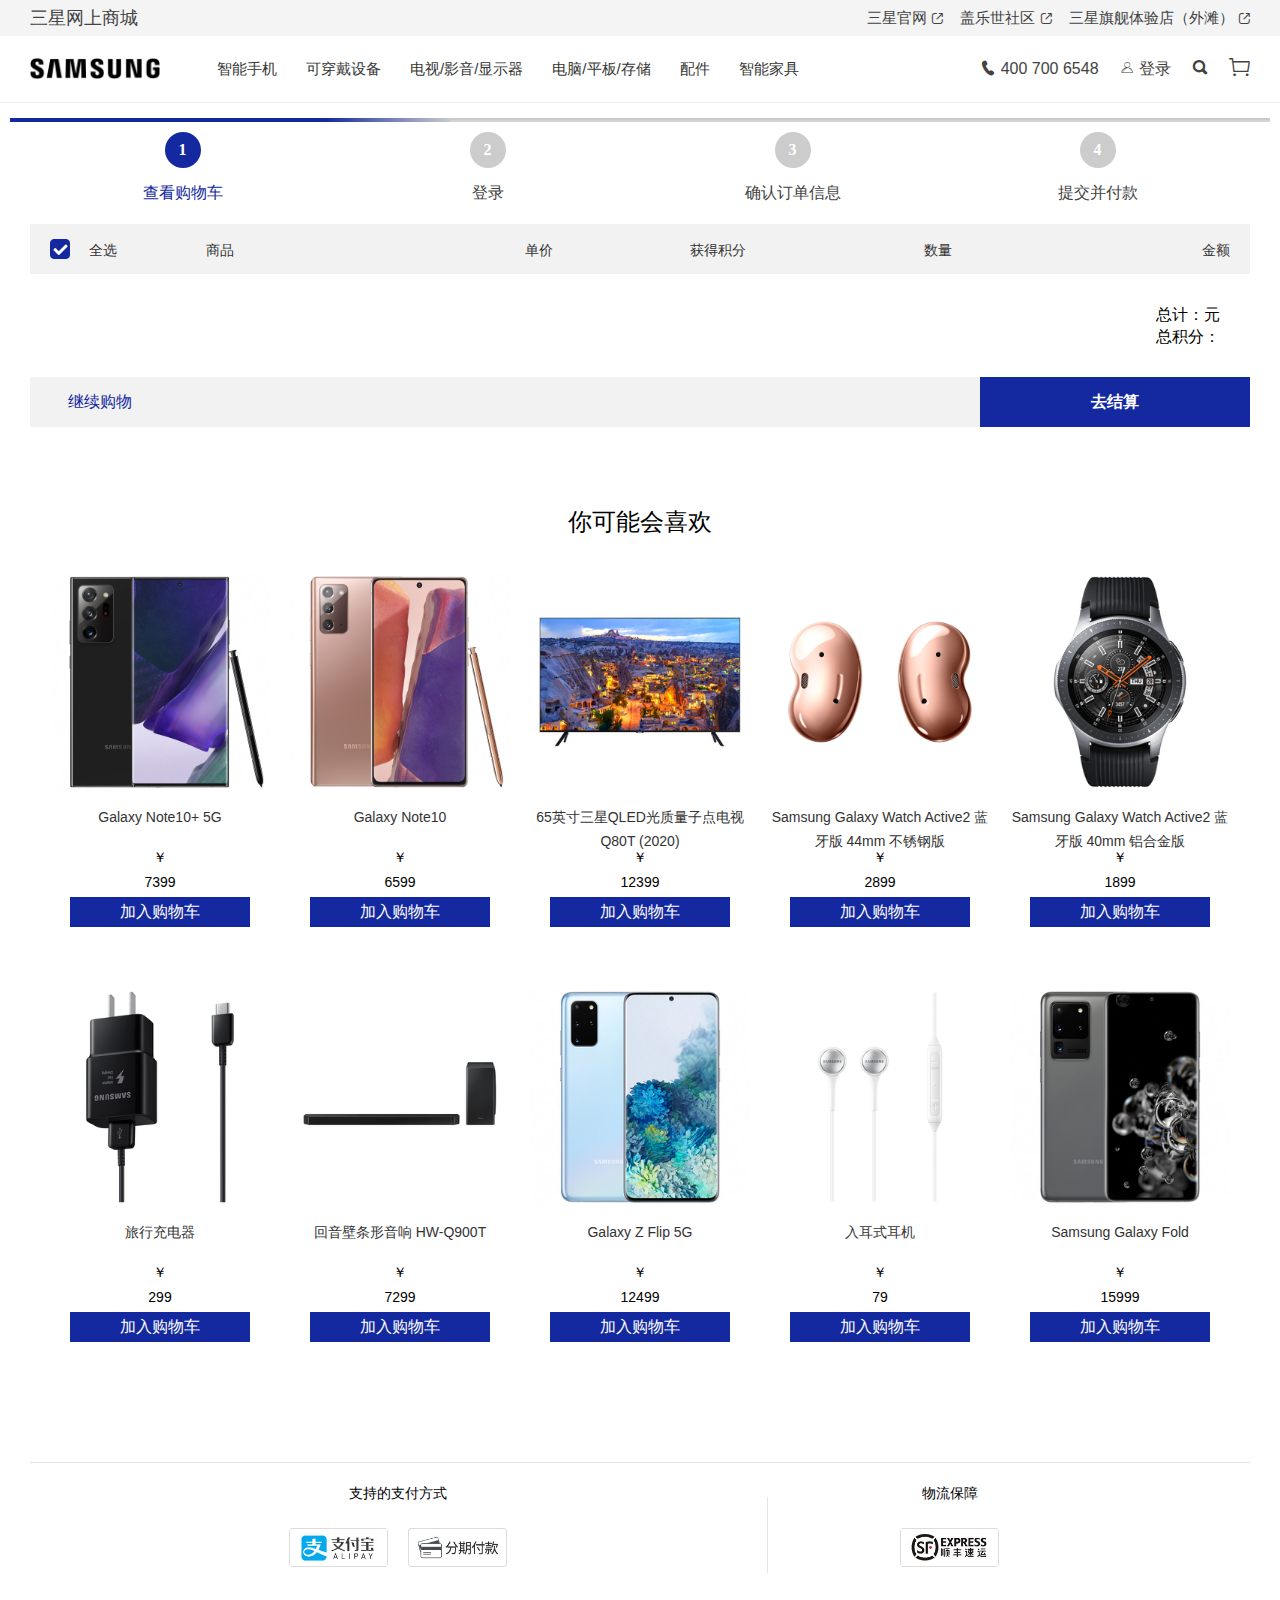
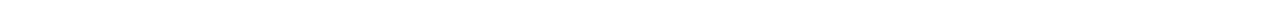
<file: cart.html>
<!DOCTYPE html>
<html lang="en">

<head>
    <meta charset="UTF-8">
    <meta name="viewport" content="width=device-width, initial-scale=1.0">
    <title>购物车结算</title>
    <link rel="stylesheet" href="css/cart.css">
    <link rel="stylesheet" href="iconfont/iconfont.css">
    <script src="js/jquery-1.10.1.min.js"></script>
    <script src="/js/jquery.cookie.js"></script>
    <script src='js/require.js' defer async='true' data-main='js/cart.js'></script>
</head>

<body>
    <!-- header -->
    <div id="header">
        <div class="header-banner">
            <div class='l'><a href="">三星网上商城</a></div>
            <div class="r">
                <section>
                    <a href="index.html">
                        <span>三星官网</span>
                        <i class="iconfont">&#xe7ac;</i>
                    </a>
                    <a href="index.html">
                        <span>盖乐世社区</span>
                        <i class="iconfont">&#xe7ac;</i>
                    </a>
                    <a href="index.html">
                        <span>三星旗舰体验店（外滩）</span>
                        <i class="iconfont">&#xe7ac;</i>
                    </a>
                </section>
            </div>
        </div>
    </div>
    <!-- logo -->
    <div id="logo">
        <div class="page-nav">
            <h1>
                <a href="index.html">
                    <img src="images/ia_300000000.png" alt="三星官网">
                </a>
            </h1>
            <ul class="nav">
                <li>
                    <a href="list.html"> <span>智能手机</span></a>
                </li>
                <li>
                    <a href="list.html">
                        <span>可穿戴设备</span>
                    </a>
                </li>
                <li>
                    <a href="list.html">
                        <span>电视/影音/显示器</span>
                    </a>
                </li>
                <li>
                    <a href="list.html">
                        <span>电脑/平板/存储</span>
                    </a>
                </li>
                <li>
                    <a href="list.html">
                        <span>配件</span>
                    </a>
                </li>
                <li>
                    <a href="list.html">
                        <span>智能家具</span>
                    </a>
                </li>
            </ul>
            <div class="sub-menu">
                <section class="left1">
                    <li>
                        <a href="">
                            <img src="images/ia_300000002.jpg" alt="">
                            <p>Samsung</p>
                            <p> Galaxy S20 5G</p>
                        </a>
                    </li>
                    <li>
                        <a href="">
                            <img src="images/ia_300000003.jpg" alt="">
                            <p>Galaxy Z Flip 5G</p>
                        </a>
                    </li>
                    <li>
                        <a href="">
                            <img src="images/ia_300000004.jpg" alt="">
                            <p>Samsung</p>
                            <p> Galaxy S20</p>
                            <p>Ultra 5G</p>
                        </a>
                    </li>
                    <li>
                        <a href="">
                            <img src="images/ia_300000005.jpg" alt="">
                            <p>Samsung</p>
                            <p> Galaxy S20+ 5G</p>
                        </a>
                    </li>
                </section>
                <section class="right1">
                    <ul>
                        <li> Galaxy Z</li>
                        <li>Galaxy S</li>
                        <li> Galaxy Note</li>
                        <li>Galaxy A</li>
                        <li>三星 W</li>
                    </ul>
                </section>
            </div>
            <div class="sub-menu">
                <section class="left1">
                    <li>
                        <a href="">
                            <img src="images/ia_300000006.jpg" alt="">
                            <p>Samsung</p>
                            <p> Galaxy S20 5G</p>
                        </a>
                    </li>
                    <li>
                        <a href="">
                            <img src="images/ia_300000007.jpg" alt="">
                            <p>Galaxy Z Flip 5G</p>
                        </a>
                    </li>
                    <li>
                        <a href="">
                            <img src="images/ia_300000008.jpg" alt="">
                            <p>Samsung</p>
                            <p> Galaxy S20</p>
                            <p>Ultra 5G</p>
                        </a>
                    </li>
                    <li>
                        <a href="">
                            <img src="images/ia_300000009.jpg" alt="">
                            <p>Samsung</p>
                            <p> Galaxy S20+ 5G</p>
                        </a>
                    </li>
                </section>
                <section class="right1">
                    <ul>
                        <li>Samsung Galaxy Buds</li>
                        <li>Samsung Galaxy Watch Active</li>
                        <li> Samsung Galaxy Watch</li>
                        <li>Galaxy A</li>
                        <li>三星 W</li>
                    </ul>
                </section>
            </div>
            <div class="sub-menu">
                <section class="left1">
                    <li>
                        <a href="">
                            <img src="images/9bb652b1-7a31-4aba-8fca-b7e9269ba49e.png" alt="">
                            <p>Samsung</p>
                            <p> Galaxy S20 5G</p>
                        </a>
                    </li>
                    <li>
                        <a href="">
                            <img src="images/894b4841-a66e-47a6-8a6c-3f9f57c5e48b.png" alt="">
                            <p>Galaxy Z Flip 5G</p>
                        </a>
                    </li>
                    <li>
                        <a href="">
                            <img src="images/ia_300000012.jpg" alt="">
                            <p>Samsung</p>
                            <p> Galaxy S20</p>
                            <p>Ultra 5G</p>
                        </a>
                    </li>
                    <li>
                        <a href="">
                            <img src="images/ia_300000010.jpg" alt="">
                            <p>Samsung</p>
                            <p> Galaxy S20+ 5G</p>
                        </a>
                    </li>
                </section>
                <section class="right1">
                    <ul>
                        <li> 8K电视</li>
                        <li> 量子点电视</li>
                        <li> Lifestyle</li>
                        <li>4k 超高清</li>
                        <li>音响</li>
                    </ul>
                </section>
            </div>
            <div class="sub-menu">
                <section class="left1">
                    <li>
                        <a href="">
                            <img src="images/ia_300000014.jpg" alt="">
                            <p>Samsung</p>
                            <p> Galaxy S20 5G</p>
                        </a>
                    </li>
                    <li>
                        <a href="">
                            <img src="images/ia_300000015.jpg" alt="">
                            <p>Galaxy Z Flip 5G</p>
                        </a>
                    </li>
                    <li>
                        <a href="">
                            <img src="images/ia_300000016.jpg" alt="">
                            <p>Samsung</p>
                            <p> Galaxy S20</p>
                            <p>Ultra 5G</p>
                        </a>
                    </li>
                    <li>
                        <a href="">
                            <img src="images/ia_300000017.jpg" alt="">
                            <p>Samsung</p>
                            <p> Galaxy S20+ 5G</p>
                        </a>
                    </li>
                </section>
                <section class="right1">
                    <ul>
                        <li> 笔记本电脑</li>
                        <li>平板电脑</li>
                        <li> 存储设备</li>
                    </ul>
                </section>
            </div>
            <div class="sub-menu">
                <section class="left1">
                    <li>
                        <a href="">
                            <img src="images/ia_300000018.jpg" alt="">
                            <p>Samsung</p>
                            <p> Galaxy S20 5G</p>
                        </a>
                    </li>
                    <li>
                        <a href="">
                            <img src="images/ia_300000019.jpg" alt="">
                            <p>Galaxy Z Flip 5G</p>
                        </a>
                    </li>
                    <li>
                        <a href="">
                            <img src="images/ia_300000020.jpg" alt="">
                            <p>Samsung</p>
                            <p> Galaxy S20</p>
                            <p>Ultra 5G</p>
                        </a>
                    </li>
                    <li>
                        <a href="">
                            <img src="images/ia_300000021.jpg" alt="">
                            <p>Samsung</p>
                            <p> Galaxy S20+ 5G</p>
                        </a>
                    </li>
                </section>
                <section class="right1">
                    <ul>
                        <li> 保护类</li>
                        <li>电源类</li>
                        <li>音频类</li>
                        <li>连接类</li>
                    </ul>
                </section>
            </div>
            <div class="sub-menu">
                <section class="left1">
                    <li>
                        <a href="">
                            <img src="images/ia_300000022.jpg" alt="">
                            <p>Samsung</p>
                            <p> Galaxy S20 5G</p>
                        </a>
                    </li>
                    <li>
                        <a href="">
                            <img src="images/ia_300000023.jpg" alt="">
                            <p>Galaxy Z Flip 5G</p>
                        </a>
                    </li>
                    <li>
                        <a href="">
                            <img src="images/ia_300000024.jpg" alt="">
                            <p>Samsung</p>
                            <p> Galaxy S20</p>
                            <p>Ultra 5G</p>
                        </a>
                    </li>
                    <li>
                        <a href="">
                            <img src="images/ia_300000025.jpg" alt="">
                            <p>Samsung</p>
                            <p> Galaxy S20+ 5G</p>
                        </a>
                    </li>
                </section>
                <section class="right1">
                    <ul>
                        <li> 健康生活类</li>
                        <li>便捷生活类</li>
                        <li> 安全智能</li>
                        <li>时尚酷玩</li>
                    </ul>
                </section>
            </div>
            <ul class="rightnav">
                <li>
                    <a href="index.html">
                        <i class="iconfont">&#xe605;</i>
                        <span>400 700 6548</span>
                    </a>
                </li>
                <li>
                    <a href="login.html">
                        <i class="iconfont">&#xe604;</i>
                        <span>登录</span>
                    </a>
                </li>
                <li>
                    <a href="#">
                        <i class="iconfont">&#xe614;</i>
                    </a>
                </li>
                <li>
                    <a href="cart.html">
                        <i class="iconfont">&#xe60a;</i>
                    </a>
                </li>
            </ul>

        </div>
    </div>
    <!-- 内容部分 -->
    <div class="container">
        <!-- 小蓝条 -->
        <div class="section sam-progress sam-progress-4 sam-progress-curval-1 enent-not-login">
            <ul class="list-unstyled float-clearfix">
                <li class="sam-progress-step-1">
                    <i>1</i>
                    <a style="cursor: default;">查看购物车</a>
                </li>
                <li class="sam-progress-step-3">
                    <i>2</i>
                    <a style="cursor: default;">登录</a>
                </li>
                <li class="sam-progress-step-3">
                    <i>3</i>
                    <a style="cursor: default;">确认订单信息</a>
                </li>
                <li class="sam-progress-step-4">
                    <i>4</i>
                    <a style="cursor: default;">提交并付款</a>
                </li>
            </ul>
            <div class="sam-progress-bar "></div>
        </div>
        <!-- 购物车静态页面，后该动态 -->
        <div class="section shopcart-content events-check-box">
            <!-- <div class="shopcart-title-box float-clearfix shopcart-padding"></div> -->
            <!-- 全选 菜单栏 -->
            <div class="shopcart-list-title">
                <i class="icon icon-checked is-active" style="display: block;"></i>
                <div class="shopcart-list-leftimg float-clearfix" style="display: block;">
                    <p class="events-check-all" name="all">全选</p>
                    <p class="shopcart-total none block-xs">
                        <span class="shopcart-total-title">总计：</span>
                        <span class="shopcart-total-price" id="miniTotal">￥0.00</span>
                    </p>
                </div>
                <div class="shopcart-list-right float-clearfix">
                    <div class="shopcart-goods">
                        商品
                    </div>
                    <div class="shopcart-unit-price">
                        单价
                    </div>
                    <div class="shopcart-jifen">
                        获得积分
                    </div>
                    <div class="shopcart-qty">
                        数量
                    </div>
                    <div class="shopcart-sum">
                        金额
                    </div>
                </div>
            </div>

            <!-- 选中商品 -->
            <div class="shopcart-list-content">

            </div>

            <!-- 总价 -->
            <div class="shopcost-sum-box float-clearfix">
                <!-- 总计￥0.00  获得积分 -->
                <div class="shopcost-sum float-right">
                    <div>
                        <span class="shopcost-sum-title">总计：<a class="addprices"></a>元</span>
                    </div>
                    <div>
                        <span class="jifen">总积分：<a class="addprice"></a></span>
                    </div>
                </div>
            </div>
            <!-- 结算 -->
            <div class="shopcart-pay float-clearfix">
                <!-- 却结算按钮 -->
                <a href="" id="toPay" class="btn">去结算</a>
                <!-- 继续购物 -->
                <a href="../../index.html" class="buy-continue">
                    <i class="icon icon-arrow"></i> 继续购物
                </a>
            </div>
        </div>

        <!-- 猜你喜欢 -->
        <div class="section new-recommend-section new-recommend-color-section">
            <p class="new-recommend-title">你可能会喜欢</p>
            <div class="row new-recommend-list">
                <!-- 商品添加 -->
                <!-- <div class="col-10-2 col-xs-12-6">
                    <div class="thumbnail">
                        <a class="shoppingCartRecommendProducts" target=_blank>
                            <img src="images/da3881bb-0546-4f38-9e1e-638516e63ecb.png" alt="">
                            <h2>Samsung Galaxy Fold</h2>
                        </a>
                        <p>￥15999.00</p>
                        <a href="javascript:void(0)" class="btn my-events-addToCart" myskuid="">加入购物车</a>
                    </div>
                </div> -->
            </div>
        </div>
        <!-- 支付方式 -->
        <div class="section row payment-section">
            <div class="col-10-7 payment-list">
                <p>支持的支付方式</p>
                <ul>
                    <li>
                        <img src="images/pay_01.jpg" alt="">
                    </li>
                    <li>
                        <img src="images/pay_05.jpg" alt="">
                    </li>
                </ul>
            </div>
            <div class="col-10-3 payment-list">
                <p>物流保障</p>
                <ul>
                    <li>
                        <img src="images/pay_06.jpg" alt="">
                    </li>
                </ul>
            </div>
        </div>
    </div>

</body>

</html>
</file>
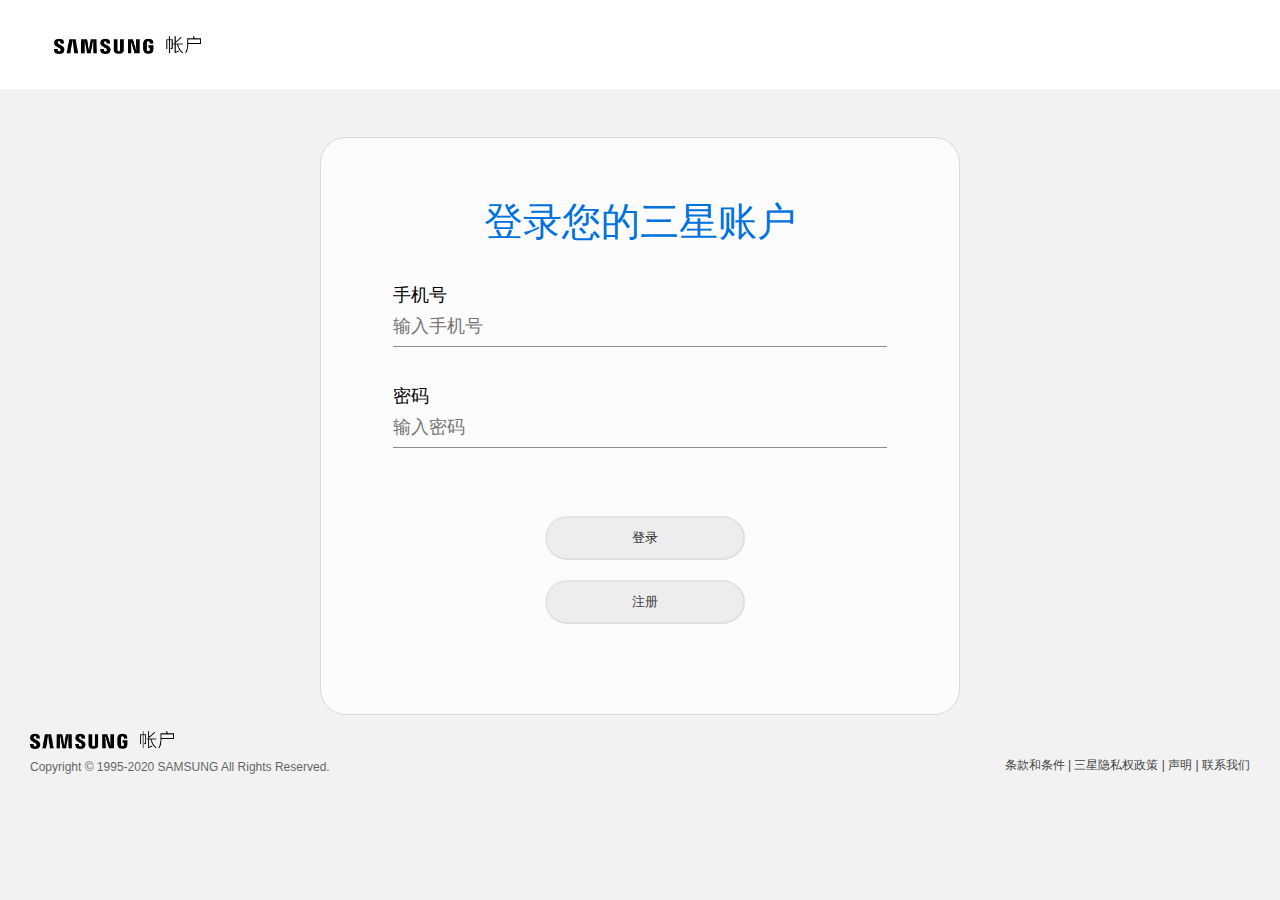
<file: login.html>
<!DOCTYPE html>
<html lang="en">

<head>
    <meta charset="UTF-8">
    <meta name="viewport" content="width=device-width, initial-scale=1.0">
    <title>登录三星</title>
    <link rel="stylesheet" href="css/login.min.css">
    <script src="js/jquery-1.10.1.min.js"></script>
</head>

<body>
    <!-- header -->
    <header id="headerbox">
        <div class="header">
            <div class="logo">
                <h1>
                    <a href="login.html">
                        <img src="images/logo.png" alt="">
                    </a>
                </h1>
            </div>
        </div>
    </header>

    <!-- container -->
    <main id="mainbox" class="clearfn">
        <div class="main-inner" class="clearfn">
            <div class="loginForm">
                <div class="title">
                    <h2>登录您的三星账户</h2>
                </div>
                <div class="container">
                    <form action="../php/login.php" method="POST" name="sanxing" class="clearfn"> 
                        <fieldset class="clearfn">
                            <div class="div_phone">
                                <span>手机号</span>
                                <input type="text" placeholder="输入手机号" class="input1  phone" name="phone">
                            </div>
                            <div class="div_password">
                                <span>密码</span>
                                <input type="password" placeholder="输入密码" class="input1  input_password" name="psd">
                            </div>
                            <input type="submit" class="denglu button"  value="登录">
                        </fieldset>
                    </form>
                    <div class="register">
                        <button class="button">
                            <a href="register.html" target="_blank">注册</a>
                        </button>
                    </div>
                </div>
            </div>
        </div>
    </main>

    <!-- footer -->
    <footer class="one-footer" role="contentinfo">
        <div class="footer-inner">
            <div class="footer-logo">
                <img src="images/logo.png" alt="">
            </div>
            <div class="footer-address">Copyright © 1995-2020 SAMSUNG All Rights Reserved.
            </div>
            <div class="footer-links" role="link">
                <a href="">条款和条件 |</a>
                <a href="">三星隐私权政策 |</a>
                <a href="">声明 |</a>
                <a href="">联系我们</a>
            </div>
        </div>
    </footer>

    <script>
        $(function () {
           $('.denglu').click(function(){
            //验证手机号(是否输入、格式)
            var val_phone=$(".phone").val();
            console.log(val_phone);
             var myreg = /^1[34578]\d{9}$/; 
             if(val_phone == ''){
                 alert("手机号码不能为空！");//如果有这个错误  进来之后  提示  提示完  结束判断 也可以理解为跳出 return false;
                  return false;
             }else if(val_phone.length !=11){
                alert("请输入有效的手机号码！");
                return false;//同理
                 //删除 一行代码 快捷键 ctrl+shift+K
             }else if(!myreg.test(val_phone)){
                alert("请输入有效的手机号码格式！"); //一样的提示
                return false;//同理
             }

            //验证密码(是否输入、格式)
            var val_psd=$(".input_password").val();
            if (val_psd == '') {
                alert("请输入密码！");
                return false; 
            }else if(!(val_psd.length >=4 && val_psd.length <= 32)){ 
                alert("请输入有效的密码长度！");
                return false;
             }
           })
        })
    </script>
</body>

</html>
</file>
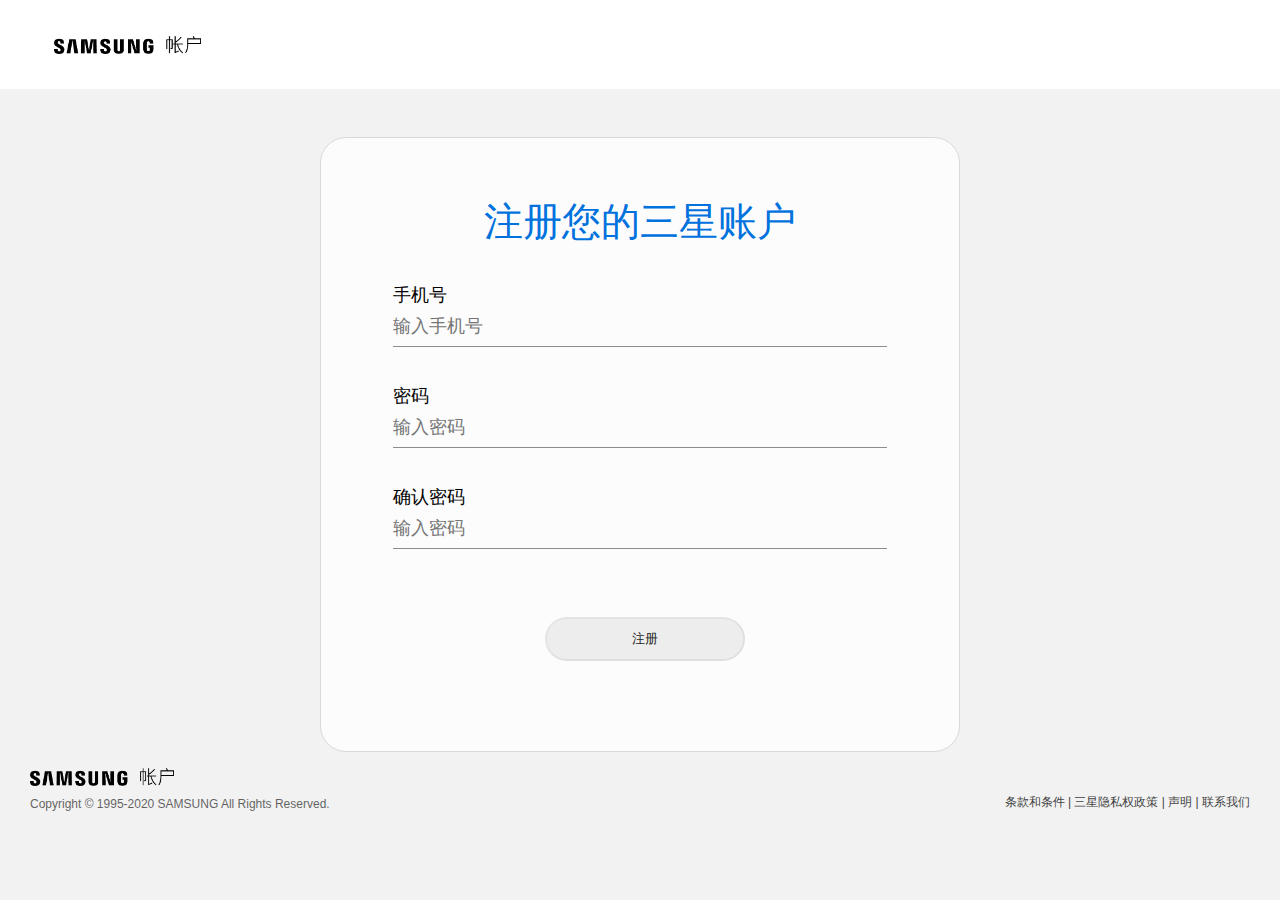
<file: register.html>
<!DOCTYPE html>
<html lang="en">

<head>
    <meta charset="UTF-8">
    <meta name="viewport" content="width=device-width, initial-scale=1.0">
    <title>注册三星账户</title>
    <link rel="stylesheet" href="css/register.min.css">
    <script src="js/jquery-1.10.1.min.js"></script>
</head>

<body>
    <!-- header -->
    <header id="headerbox">
        <div class="header">
            <div class="logo">
                <h1>
                    <a href="login.html">
                        <img src="images/logo.png" alt="">
                    </a>
                </h1>
            </div>
        </div>
    </header>

    <!-- container -->
    <main id="mainbox" class="clearfn">
        <div class="main-inner" class="clearfn">
            <div class="loginForm">
                <div class="title">
                    <h2>注册您的三星账户</h2>
                </div>
                <div class="container">
                    <form action="../php/register.php" method="POST" class="clearfn">
                        <fieldset class="clearfn">
                            <div class="div_pnone">
                                <span>手机号</span>
                                <input type="text" placeholder="输入手机号" class="input1 phone" name="phone">
                            </div>
                            <div class="div_psd">
                                <span>密码</span>
                                <input type="password" placeholder="输入密码" class="input1 psd" name="pwd">
                            </div>
                            <div class="div_re_psd">
                                <span>确认密码</span>
                                <input type="password" placeholder="输入密码" class="input1 re_psd" name="re_pwd">
                            </div>
                            <input type="submit" class="button register" value="注册">
                        </fieldset>
                    </form>
                </div>
            </div>
        </div>
    </main>

    <!-- footer -->
    <footer class="one-footer" role="contentinfo">
        <div class="footer-inner">
            <div class="footer-logo">
                <img src="images/logo.png" alt="">
            </div>
            <div class="footer-address">Copyright © 1995-2020 SAMSUNG All Rights Reserved.
            </div>
            <div class="footer-links" role="link">
                <a href="">条款和条件 |</a>
                <a href="">三星隐私权政策 |</a>
                <a href="">声明 |</a>
                <a href="">联系我们</a>
            </div>
        </div>
    </footer>

    <script>
        $(function(){
            $(".register").click(function(){

              //验证手机号(是否输入、格式)
            var val_phone=$(".phone").val();
             var myreg = /^1[34578]\d{9}$/; 
             if(val_phone == ''){
                 alert("手机号码不能为空！");
                  return false;
             }else if(val_phone.length !=11){
                alert("请输入有效的手机号码！");
                return false;//同理
                 //删除 一行代码 快捷键 ctrl+shift+K
             }else if(!myreg.test(val_phone)){
                alert("请输入有效的手机号码格式！"); 
                return false;//同理
             }

            //验证密码(是否输入、格式)
            var val_psd=$(".psd").val();
            if (val_psd == '') {
                alert("请输入密码！");
                return false; 
            }else if(!(val_psd.length >=4 && val_psd.length <= 32)){ 
                alert("请输入有效的密码长度！");
                return false;
                 //删除 一行代码 快捷键 ctrl+shift+K
             }  
            
            // 确认密码
            var var_re_psd = $(".re_psd").val();
            if(val_psd !== var_re_psd){
                alert("与您上述输入的密码不一致，请重新输入！");
                return false;
            }

            })

        })
    </script>
</body>
</html>
</file>
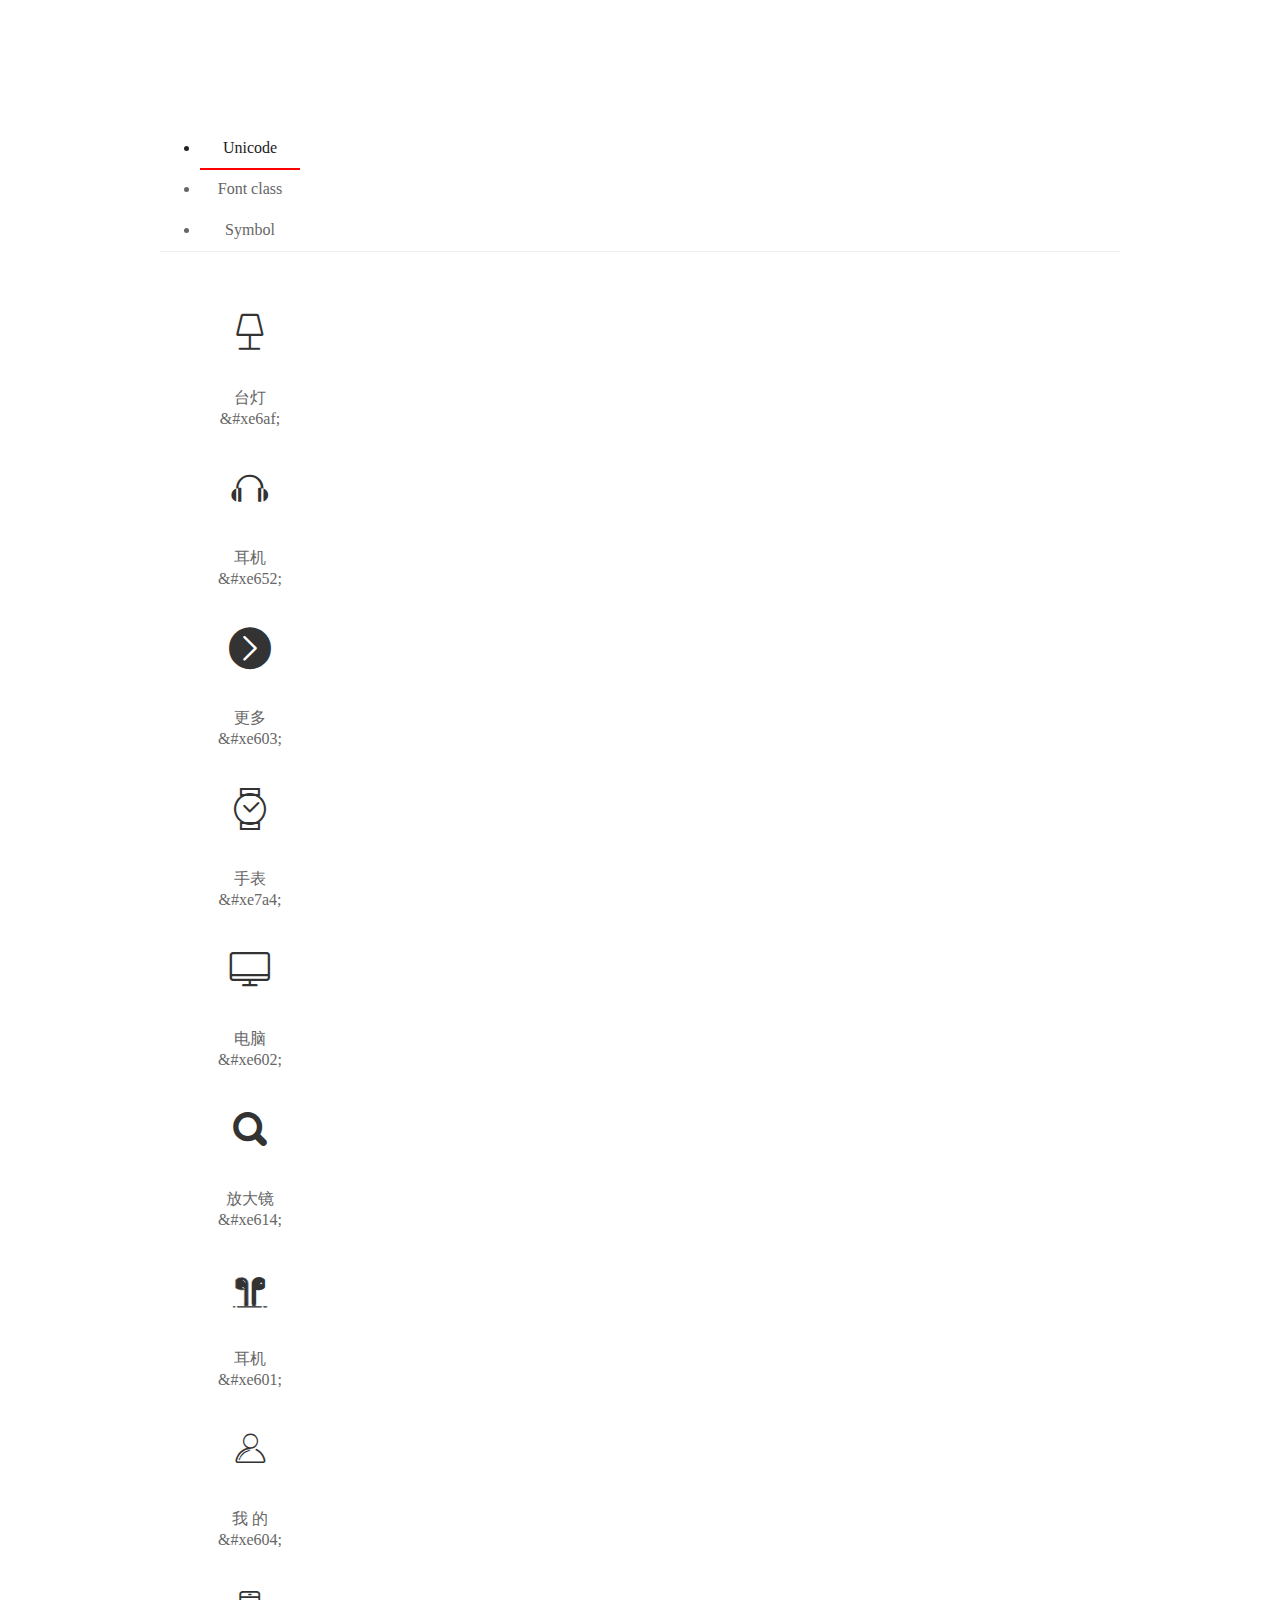
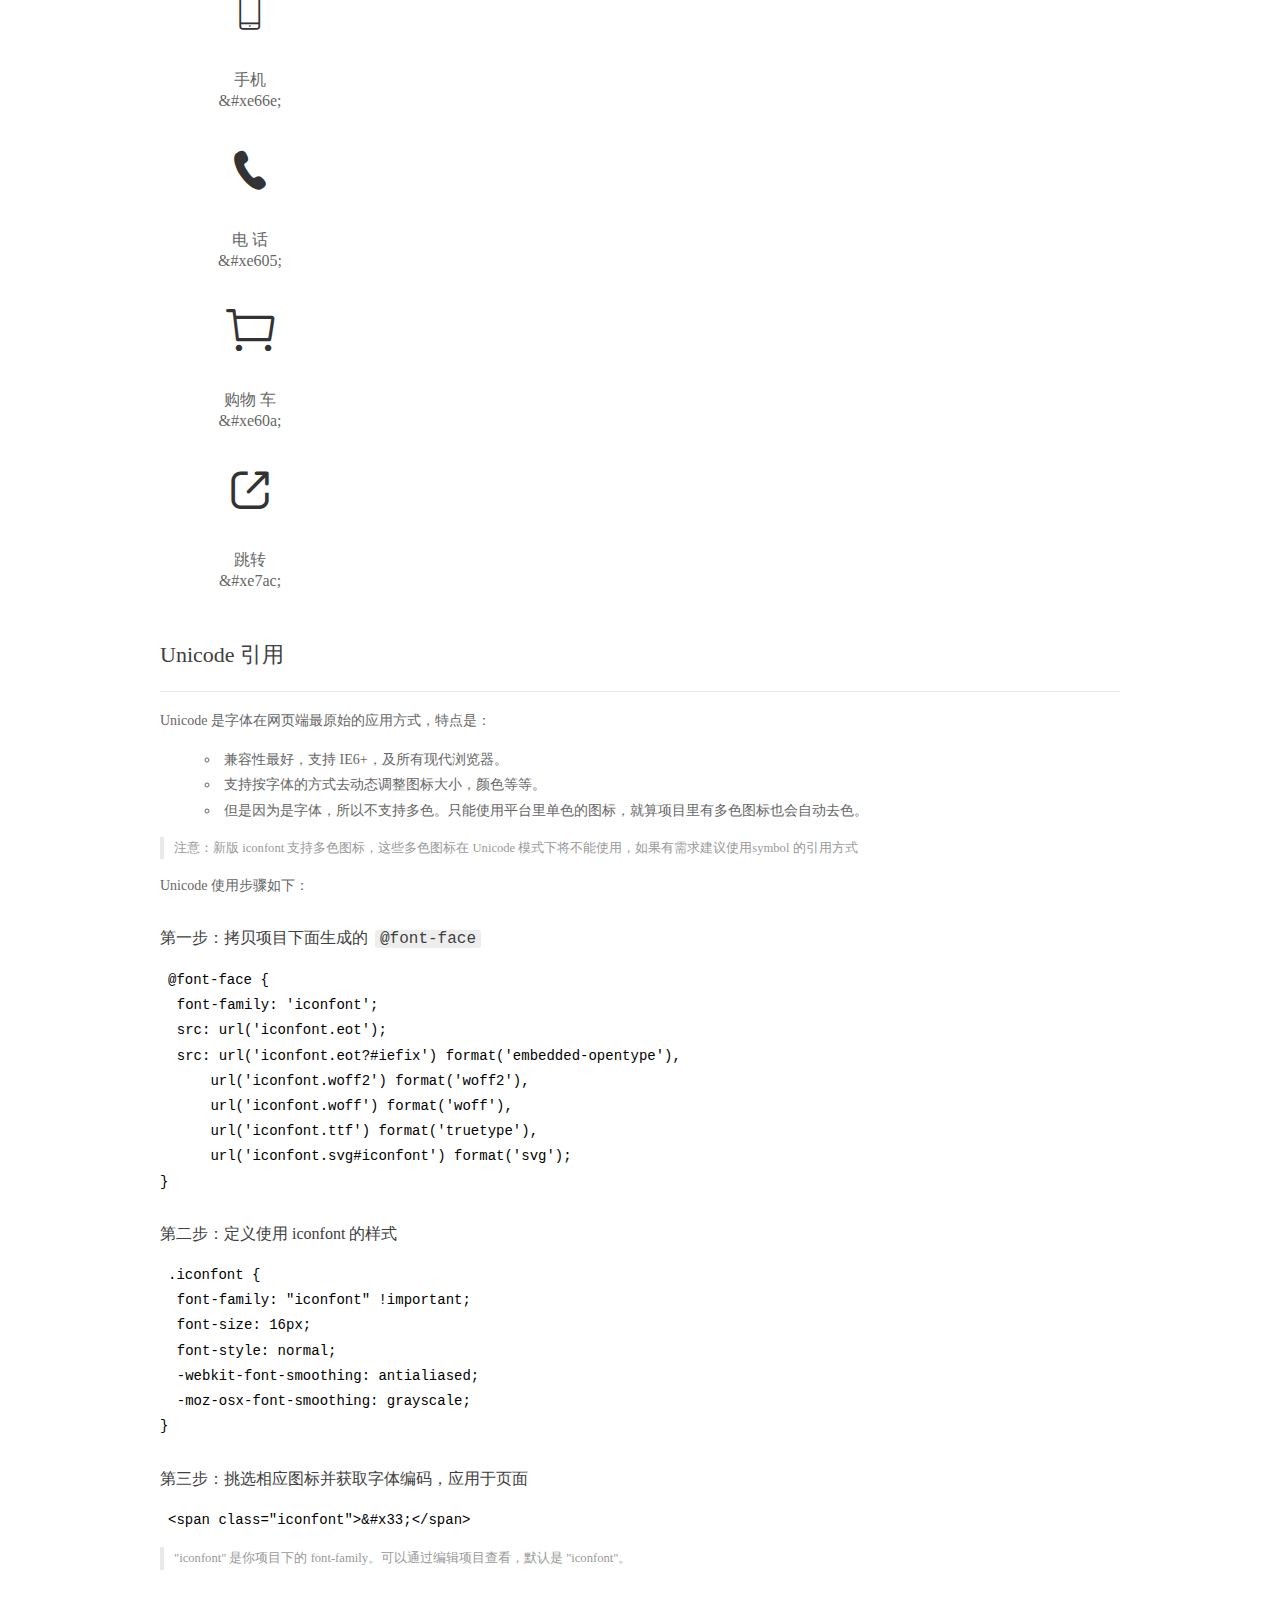
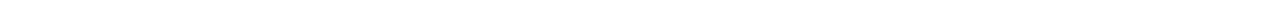
<file: iconfont/demo_index.html>
<!DOCTYPE html>
<html>
<head>
  <meta charset="utf-8"/>
  <title>IconFont Demo</title>
  <link rel="shortcut icon" href="https://img.alicdn.com/tps/i4/TB1_oz6GVXXXXaFXpXXJDFnIXXX-64-64.ico" type="image/x-icon"/>
  <link rel="stylesheet" href="https://g.alicdn.com/thx/cube/1.3.2/cube.min.css">
  <link rel="stylesheet" href="demo.css">
  <link rel="stylesheet" href="iconfont.css">
  <script src="iconfont.js"></script>
  <!-- jQuery -->
  <script src="https://a1.alicdn.com/oss/uploads/2018/12/26/7bfddb60-08e8-11e9-9b04-53e73bb6408b.js"></script>
  <!-- 代码高亮 -->
  <script src="https://a1.alicdn.com/oss/uploads/2018/12/26/a3f714d0-08e6-11e9-8a15-ebf944d7534c.js"></script>
</head>
<body>
  <div class="main">
    <h1 class="logo"><a href="https://www.iconfont.cn/" title="iconfont 首页" target="_blank">&#xe86b;</a></h1>
    <div class="nav-tabs">
      <ul id="tabs" class="dib-box">
        <li class="dib active"><span>Unicode</span></li>
        <li class="dib"><span>Font class</span></li>
        <li class="dib"><span>Symbol</span></li>
      </ul>
      
    </div>
    <div class="tab-container">
      <div class="content unicode" style="display: block;">
          <ul class="icon_lists dib-box">
          
            <li class="dib">
              <span class="icon iconfont">&#xe6af;</span>
                <div class="name">台灯</div>
                <div class="code-name">&amp;#xe6af;</div>
              </li>
          
            <li class="dib">
              <span class="icon iconfont">&#xe652;</span>
                <div class="name">耳机</div>
                <div class="code-name">&amp;#xe652;</div>
              </li>
          
            <li class="dib">
              <span class="icon iconfont">&#xe603;</span>
                <div class="name">更多</div>
                <div class="code-name">&amp;#xe603;</div>
              </li>
          
            <li class="dib">
              <span class="icon iconfont">&#xe7a4;</span>
                <div class="name">手表</div>
                <div class="code-name">&amp;#xe7a4;</div>
              </li>
          
            <li class="dib">
              <span class="icon iconfont">&#xe602;</span>
                <div class="name">电脑</div>
                <div class="code-name">&amp;#xe602;</div>
              </li>
          
            <li class="dib">
              <span class="icon iconfont">&#xe614;</span>
                <div class="name">放大镜</div>
                <div class="code-name">&amp;#xe614;</div>
              </li>
          
            <li class="dib">
              <span class="icon iconfont">&#xe601;</span>
                <div class="name">耳机</div>
                <div class="code-name">&amp;#xe601;</div>
              </li>
          
            <li class="dib">
              <span class="icon iconfont">&#xe604;</span>
                <div class="name">我 的</div>
                <div class="code-name">&amp;#xe604;</div>
              </li>
          
            <li class="dib">
              <span class="icon iconfont">&#xe66e;</span>
                <div class="name">手机</div>
                <div class="code-name">&amp;#xe66e;</div>
              </li>
          
            <li class="dib">
              <span class="icon iconfont">&#xe605;</span>
                <div class="name">电  话</div>
                <div class="code-name">&amp;#xe605;</div>
              </li>
          
            <li class="dib">
              <span class="icon iconfont">&#xe60a;</span>
                <div class="name">购物 车</div>
                <div class="code-name">&amp;#xe60a;</div>
              </li>
          
            <li class="dib">
              <span class="icon iconfont">&#xe7ac;</span>
                <div class="name">跳转</div>
                <div class="code-name">&amp;#xe7ac;</div>
              </li>
          
          </ul>
          <div class="article markdown">
          <h2 id="unicode-">Unicode 引用</h2>
          <hr>

          <p>Unicode 是字体在网页端最原始的应用方式，特点是：</p>
          <ul>
            <li>兼容性最好，支持 IE6+，及所有现代浏览器。</li>
            <li>支持按字体的方式去动态调整图标大小，颜色等等。</li>
            <li>但是因为是字体，所以不支持多色。只能使用平台里单色的图标，就算项目里有多色图标也会自动去色。</li>
          </ul>
          <blockquote>
            <p>注意：新版 iconfont 支持多色图标，这些多色图标在 Unicode 模式下将不能使用，如果有需求建议使用symbol 的引用方式</p>
          </blockquote>
          <p>Unicode 使用步骤如下：</p>
          <h3 id="-font-face">第一步：拷贝项目下面生成的 <code>@font-face</code></h3>
<pre><code class="language-css"
>@font-face {
  font-family: 'iconfont';
  src: url('iconfont.eot');
  src: url('iconfont.eot?#iefix') format('embedded-opentype'),
      url('iconfont.woff2') format('woff2'),
      url('iconfont.woff') format('woff'),
      url('iconfont.ttf') format('truetype'),
      url('iconfont.svg#iconfont') format('svg');
}
</code></pre>
          <h3 id="-iconfont-">第二步：定义使用 iconfont 的样式</h3>
<pre><code class="language-css"
>.iconfont {
  font-family: "iconfont" !important;
  font-size: 16px;
  font-style: normal;
  -webkit-font-smoothing: antialiased;
  -moz-osx-font-smoothing: grayscale;
}
</code></pre>
          <h3 id="-">第三步：挑选相应图标并获取字体编码，应用于页面</h3>
<pre>
<code class="language-html"
>&lt;span class="iconfont"&gt;&amp;#x33;&lt;/span&gt;
</code></pre>
          <blockquote>
            <p>"iconfont" 是你项目下的 font-family。可以通过编辑项目查看，默认是 "iconfont"。</p>
          </blockquote>
          </div>
      </div>
      <div class="content font-class">
        <ul class="icon_lists dib-box">
          
          <li class="dib">
            <span class="icon iconfont icon-taideng"></span>
            <div class="name">
              台灯
            </div>
            <div class="code-name">.icon-taideng
            </div>
          </li>
          
          <li class="dib">
            <span class="icon iconfont icon-erji"></span>
            <div class="name">
              耳机
            </div>
            <div class="code-name">.icon-erji
            </div>
          </li>
          
          <li class="dib">
            <span class="icon iconfont icon-gengduo"></span>
            <div class="name">
              更多
            </div>
            <div class="code-name">.icon-gengduo
            </div>
          </li>
          
          <li class="dib">
            <span class="icon iconfont icon-shoubiao"></span>
            <div class="name">
              手表
            </div>
            <div class="code-name">.icon-shoubiao
            </div>
          </li>
          
          <li class="dib">
            <span class="icon iconfont icon-diannao"></span>
            <div class="name">
              电脑
            </div>
            <div class="code-name">.icon-diannao
            </div>
          </li>
          
          <li class="dib">
            <span class="icon iconfont icon-fangdajing"></span>
            <div class="name">
              放大镜
            </div>
            <div class="code-name">.icon-fangdajing
            </div>
          </li>
          
          <li class="dib">
            <span class="icon iconfont icon-erji1"></span>
            <div class="name">
              耳机
            </div>
            <div class="code-name">.icon-erji1
            </div>
          </li>
          
          <li class="dib">
            <span class="icon iconfont icon-wode"></span>
            <div class="name">
              我 的
            </div>
            <div class="code-name">.icon-wode
            </div>
          </li>
          
          <li class="dib">
            <span class="icon iconfont icon-shouji"></span>
            <div class="name">
              手机
            </div>
            <div class="code-name">.icon-shouji
            </div>
          </li>
          
          <li class="dib">
            <span class="icon iconfont icon-dianhua"></span>
            <div class="name">
              电  话
            </div>
            <div class="code-name">.icon-dianhua
            </div>
          </li>
          
          <li class="dib">
            <span class="icon iconfont icon-shop-car-select"></span>
            <div class="name">
              购物 车
            </div>
            <div class="code-name">.icon-shop-car-select
            </div>
          </li>
          
          <li class="dib">
            <span class="icon iconfont icon-tiaozhuan"></span>
            <div class="name">
              跳转
            </div>
            <div class="code-name">.icon-tiaozhuan
            </div>
          </li>
          
        </ul>
        <div class="article markdown">
        <h2 id="font-class-">font-class 引用</h2>
        <hr>

        <p>font-class 是 Unicode 使用方式的一种变种，主要是解决 Unicode 书写不直观，语意不明确的问题。</p>
        <p>与 Unicode 使用方式相比，具有如下特点：</p>
        <ul>
          <li>兼容性良好，支持 IE8+，及所有现代浏览器。</li>
          <li>相比于 Unicode 语意明确，书写更直观。可以很容易分辨这个 icon 是什么。</li>
          <li>因为使用 class 来定义图标，所以当要替换图标时，只需要修改 class 里面的 Unicode 引用。</li>
          <li>不过因为本质上还是使用的字体，所以多色图标还是不支持的。</li>
        </ul>
        <p>使用步骤如下：</p>
        <h3 id="-fontclass-">第一步：引入项目下面生成的 fontclass 代码：</h3>
<pre><code class="language-html">&lt;link rel="stylesheet" href="./iconfont.css"&gt;
</code></pre>
        <h3 id="-">第二步：挑选相应图标并获取类名，应用于页面：</h3>
<pre><code class="language-html">&lt;span class="iconfont icon-xxx"&gt;&lt;/span&gt;
</code></pre>
        <blockquote>
          <p>"
            iconfont" 是你项目下的 font-family。可以通过编辑项目查看，默认是 "iconfont"。</p>
        </blockquote>
      </div>
      </div>
      <div class="content symbol">
          <ul class="icon_lists dib-box">
          
            <li class="dib">
                <svg class="icon svg-icon" aria-hidden="true">
                  <use xlink:href="#icon-taideng"></use>
                </svg>
                <div class="name">台灯</div>
                <div class="code-name">#icon-taideng</div>
            </li>
          
            <li class="dib">
                <svg class="icon svg-icon" aria-hidden="true">
                  <use xlink:href="#icon-erji"></use>
                </svg>
                <div class="name">耳机</div>
                <div class="code-name">#icon-erji</div>
            </li>
          
            <li class="dib">
                <svg class="icon svg-icon" aria-hidden="true">
                  <use xlink:href="#icon-gengduo"></use>
                </svg>
                <div class="name">更多</div>
                <div class="code-name">#icon-gengduo</div>
            </li>
          
            <li class="dib">
                <svg class="icon svg-icon" aria-hidden="true">
                  <use xlink:href="#icon-shoubiao"></use>
                </svg>
                <div class="name">手表</div>
                <div class="code-name">#icon-shoubiao</div>
            </li>
          
            <li class="dib">
                <svg class="icon svg-icon" aria-hidden="true">
                  <use xlink:href="#icon-diannao"></use>
                </svg>
                <div class="name">电脑</div>
                <div class="code-name">#icon-diannao</div>
            </li>
          
            <li class="dib">
                <svg class="icon svg-icon" aria-hidden="true">
                  <use xlink:href="#icon-fangdajing"></use>
                </svg>
                <div class="name">放大镜</div>
                <div class="code-name">#icon-fangdajing</div>
            </li>
          
            <li class="dib">
                <svg class="icon svg-icon" aria-hidden="true">
                  <use xlink:href="#icon-erji1"></use>
                </svg>
                <div class="name">耳机</div>
                <div class="code-name">#icon-erji1</div>
            </li>
          
            <li class="dib">
                <svg class="icon svg-icon" aria-hidden="true">
                  <use xlink:href="#icon-wode"></use>
                </svg>
                <div class="name">我 的</div>
                <div class="code-name">#icon-wode</div>
            </li>
          
            <li class="dib">
                <svg class="icon svg-icon" aria-hidden="true">
                  <use xlink:href="#icon-shouji"></use>
                </svg>
                <div class="name">手机</div>
                <div class="code-name">#icon-shouji</div>
            </li>
          
            <li class="dib">
                <svg class="icon svg-icon" aria-hidden="true">
                  <use xlink:href="#icon-dianhua"></use>
                </svg>
                <div class="name">电  话</div>
                <div class="code-name">#icon-dianhua</div>
            </li>
          
            <li class="dib">
                <svg class="icon svg-icon" aria-hidden="true">
                  <use xlink:href="#icon-shop-car-select"></use>
                </svg>
                <div class="name">购物 车</div>
                <div class="code-name">#icon-shop-car-select</div>
            </li>
          
            <li class="dib">
                <svg class="icon svg-icon" aria-hidden="true">
                  <use xlink:href="#icon-tiaozhuan"></use>
                </svg>
                <div class="name">跳转</div>
                <div class="code-name">#icon-tiaozhuan</div>
            </li>
          
          </ul>
          <div class="article markdown">
          <h2 id="symbol-">Symbol 引用</h2>
          <hr>

          <p>这是一种全新的使用方式，应该说这才是未来的主流，也是平台目前推荐的用法。相关介绍可以参考这篇<a href="">文章</a>
            这种用法其实是做了一个 SVG 的集合，与另外两种相比具有如下特点：</p>
          <ul>
            <li>支持多色图标了，不再受单色限制。</li>
            <li>通过一些技巧，支持像字体那样，通过 <code>font-size</code>, <code>color</code> 来调整样式。</li>
            <li>兼容性较差，支持 IE9+，及现代浏览器。</li>
            <li>浏览器渲染 SVG 的性能一般，还不如 png。</li>
          </ul>
          <p>使用步骤如下：</p>
          <h3 id="-symbol-">第一步：引入项目下面生成的 symbol 代码：</h3>
<pre><code class="language-html">&lt;script src="./iconfont.js"&gt;&lt;/script&gt;
</code></pre>
          <h3 id="-css-">第二步：加入通用 CSS 代码（引入一次就行）：</h3>
<pre><code class="language-html">&lt;style&gt;
.icon {
  width: 1em;
  height: 1em;
  vertical-align: -0.15em;
  fill: currentColor;
  overflow: hidden;
}
&lt;/style&gt;
</code></pre>
          <h3 id="-">第三步：挑选相应图标并获取类名，应用于页面：</h3>
<pre><code class="language-html">&lt;svg class="icon" aria-hidden="true"&gt;
  &lt;use xlink:href="#icon-xxx"&gt;&lt;/use&gt;
&lt;/svg&gt;
</code></pre>
          </div>
      </div>

    </div>
  </div>
  <script>
  $(document).ready(function () {
      $('.tab-container .content:first').show()

      $('#tabs li').click(function (e) {
        var tabContent = $('.tab-container .content')
        var index = $(this).index()

        if ($(this).hasClass('active')) {
          return
        } else {
          $('#tabs li').removeClass('active')
          $(this).addClass('active')

          tabContent.hide().eq(index).fadeIn()
        }
      })
    })
  </script>
</body>
</html>
</file>
<file: css/cart.css>
@charset "UTF-8";
* {
  margin: 0px;
  padding: 0px; }

ul,
ol,
li {
  list-style: none; }

u {
  text-decoration: none; }

i,
em,
h1,
h2,
h3,
h4,
h5,
h6 {
  font-weight: 500;
  font-style: normal; }

a {
  text-decoration: none;
  color: #424242; }

img {
  display: block; }

body {
  font-family: Arial;
  border: none; }

div {
  display: block; }

h1,
h2,
h3 {
  font-size: 14px; }

body {
  position: relative;
  background: #f2f2f2; }

.clearfn::after {
  content: "";
  clear: both;
  display: block;
  height: 0;
  overflow: hidden;
  visibility: hidden; }

.clearfn {
  zoom: 1; }

.l {
  float: left; }

.r {
  float: right; }

.clear::after {
  content: "";
  display: block;
  clear: both; }

#header {
  height: 36px;
  width: 100%;
  position: fixed;
  z-index: 1000;
  background-color: #f4f4f4;
  top: 0px; }

#header .header-banner {
  left: 50%;
  margin-left: -610px;
  width: 1220px;
  height: 36px;
  position: absolute;
  font-size: 18px;
  line-height: 36px; }

#header .header-banner div:nth-child(2) {
  font-size: 15px; }

#header .header-banner div:nth-child(2) section a {
  margin-left: 13px; }

#header .header-banner div:nth-child(2) section a i {
  font-size: 12px; }

#logo {
  width: 100%;
  height: 66px;
  background-color: white;
  border-bottom: 1px solid #eee;
  position: fixed;
  top: 36px;
  z-index: 999; }
  #logo .page-nav {
    width: 1220px;
    margin: 0 auto; }
    #logo .page-nav h1 {
      width: 130px;
      height: 66px;
      float: left; }
      #logo .page-nav h1 img {
        width: 130px;
        padding-top: 20px; }
    #logo .page-nav .nav {
      float: left;
      width: 634px;
      height: 66px;
      margin-left: 40px; }
      #logo .page-nav .nav li {
        float: left; }
        #logo .page-nav .nav li a {
          display: inline-block;
          line-height: 66px;
          font-size: 15px;
          color: #363636;
          position: relative;
          margin-left: 5px; }
          #logo .page-nav .nav li a span {
            padding: 6px 12px; }
            #logo .page-nav .nav li a span:hover {
              background-color: black;
              border-radius: 20px;
              color: #fff; }
  #logo .rightnav {
    float: right;
    display: block;
    height: 66px;
    line-height: 28px; }
    #logo .rightnav li {
      line-height: 28px;
      float: left; }
      #logo .rightnav li a {
        display: inline-block;
        height: 66px;
        line-height: 66px;
        margin-left: 20px; }
        #logo .rightnav li a:hover {
          color: blue; }
      #logo .rightnav li i:first-child {
        font-size: 16px;
        line-height: 16px; }
      #logo .rightnav li span {
        font-size: 16px; }
    #logo .rightnav li:nth-of-type(2) i {
      font-size: 16px; }
    #logo .rightnav li:nth-of-type(3) i {
      font-size: 18px; }
    #logo .rightnav li:nth-of-type(4) i {
      font-size: 18px; }
  #logo .nav-list {
    width: 1220px; }
    #logo .nav-list li {
      float: left; }

#logo .page-nav .sub-menu {
  width: 100%;
  position: absolute;
  left: 0px;
  top: 67px;
  height: 228px;
  background-color: #fff;
  z-index: 1;
  display: none; }
  #logo .page-nav .sub-menu .left1 {
    width: 600px;
    height: 228px;
    position: absolute;
    left: 142px; }
    #logo .page-nav .sub-menu .left1 li {
      float: left;
      margin-left: 30px;
      margin-top: 33px; }
      #logo .page-nav .sub-menu .left1 li a p {
        height: 16px;
        padding-top: 8px;
        line-height: 16px;
        text-align: center; }
      #logo .page-nav .sub-menu .left1 li a img {
        height: 100px; }
  #logo .page-nav .sub-menu .right1 {
    position: absolute;
    right: 380px;
    top: 35px;
    width: auto;
    height: 160px;
    border-left: 1px solid #999; }
    #logo .page-nav .sub-menu .right1 ul {
      padding-left: 40px; }
      #logo .page-nav .sub-menu .right1 ul li {
        padding-top: 10px; }

.section {
  display: block;
  margin-left: auto;
  margin-right: auto;
  padding: 15px; }

.benefit-section {
  max-width: 100%;
  padding: 0 30px;
  border-top: 1px solid #dadee2; }
  .benefit-section dl {
    padding: 8.5%;
    border-left: 1px solid #e3e6e9; }
  .benefit-section dt {
    width: 25%; }
  .benefit-section .icon {
    display: block;
    width: 50px;
    height: 50px;
    margin-top: 5px;
    background: url(https://res.samsungeshop.com.cn/resources/activityReleased/8a4b240b-512f-4b62-aa7e-33abc331977d/images/icon@2x.png?20200630234411?20200416203358?20200109204138);
    background-position: 0 -103px;
    background-size: 370px; }
  .benefit-section .icon-footer-service {
    background-position: -123px -103px; }
  .benefit-section .icon-footer-true {
    background-position: -61px -103px; }

.benefit-container {
  max-width: 1220px;
  margin: 0 auto;
  padding: 35px 0 28px; }
  .benefit-container div:first-child dl {
    border-left: 0;
    padding-left: 0; }

.row {
  font-size: 0;
  position: relative; }

.col-12-4 {
  width: 33.3%; }

.col-10-7 {
  width: 70%; }

.col-10-3 {
  width: 30%; }

[class*=col-] {
  display: inline-block;
  *display: inline;
  zoom: 1;
  vertical-align: top;
  position: relative;
  font-size: 14px; }

.float-left {
  float: left !important; }

.float-clearfix:after {
  display: block;
  content: "";
  height: 0;
  clear: both;
  overflow: hidden;
  visibility: hidden; }

.benefit-info p {
  font-size: 14px;
  margin-bottom: 0;
  line-height: 30px; }
  .benefit-info p span {
    margin-left: 18px; }

#wrapper .footer {
  padding-bottom: 0; }

.footer {
  padding: 0; }

.footer-top {
  border-top: 0;
  padding: 24px 0 23px;
  background-color: #f5f5f5; }

.footer-container {
  max-width: 1220px;
  padding: 0 30px;
  margin: 0 auto; }
  .footer-container div .footer-submenu li {
    line-height: 24px; }
    .footer-container div .footer-submenu li a {
      color: #333; }
  .footer-container .foot-sub-menutitle a {
    font-size: 18px; }

.footer-container > div > ul.footer-submenu > li {
  border-right: 1px solid #d9d9d9;
  width: 32%;
  text-align: center; }

.foot-sub-menutitle {
  font-size: 14px;
  color: #5f5f5f;
  line-height: 16px;
  margin-bottom: 8px;
  margin-top: 20px; }
  .foot-sub-menutitle .icon-navplus {
    display: none; }
  .foot-sub-menutitle a {
    color: #333;
    font-weight: bold; }

.footer-top-right-content {
  padding-left: 21%; }

.footer-concern {
  margin-bottom: 30px;
  margin-top: 20px; }
  .footer-concern .icon {
    display: inline-block;
    width: 52px;
    height: 52px;
    margin-left: 15px;
    background: url(../images/icon-commonn.png) -12px -16px no-repeat; }
  .footer-concern .icon-wechat {
    background-position: -81px -16px; }

.official-sharing {
  color: #333;
  font-weight: bold;
  margin-left: 15px; }

.footer-concern-btn {
  font-size: 0;
  margin-top: 20px; }

.copyright {
  font-size: 14px;
  color: #333;
  line-height: 14px;
  margin: 30px 0 5px 0; }

.footer-bottom {
  padding: 20px 0;
  background-color: #525252; }

.footer-bottom-left {
  width: 480px; }
  .footer-bottom-left li {
    float: left;
    margin-right: 25px;
    line-height: 14px;
    margin-bottom: 14px; }
    .footer-bottom-left li a {
      font-size: 14px;
      color: #fff;
      font-weight: bold; }

.footer-bottom-right {
  width: 368px;
  float: right !important; }
  .footer-bottom-right p {
    font-size: 12px;
    color: #fff;
    line-height: 14px;
    margin-bottom: 9px; }
  .footer-bottom-right .footer-authorize {
    line-height: 16px;
    width: 280px; }

.float-clearfix {
  clear: both !important; }

.browser-notice {
  font-size: 12px;
  color: #ccc;
  line-height: 14px;
  margin-bottom: 0;
  margin-top: 14px; }

img {
  vertical-align: middle; }

.container {
  width: 100%;
  position: relative;
  margin-top: 102px;
  background-color: #fff; }

.section {
  display: block;
  margin-left: auto;
  margin-right: auto;
  padding: 15px;
  max-width: 1220px; }

.section .list-section {
  max-width: 1520px;
  padding-top: 0;
  padding-left: 0;
  padding-right: 30px; }

.sam-progress {
  position: relative;
  padding: 20px; }

.sam-progress ul {
  position: relative;
  z-index: 1;
  padding-top: 10px; }

.sam-progress li {
  float: left;
  text-align: center; }

.sam-progress i {
  width: 36px;
  height: 36px;
  line-height: 36px;
  color: #fff;
  font-family: Tahoma;
  font-weight: bold;
  display: block;
  border-radius: 50%;
  background-color: #ccc;
  font-style: normal !important;
  margin: 0 auto 15px auto; }

.sam-progress .sam-progress-bar {
  position: absolute;
  z-index: 0;
  left: 0;
  width: 100%;
  height: 4px;
  background-color: #d4d4d4;
  top: 16px;
  box-shadow: inset 0 2px 1px rgba(0, 0, 0, 0.05); }

.sam-progress-4.sam-progress-curval-1 .sam-progress-bar:before {
  width: 25%; }

.sam-progress-4.sam-progress-curval-1 .sam-progress-bar:after {
  left: 50%;
  width: 10%; }

.sam-progress .sam-progress-bar:before {
  background-color: #1428a0;
  content: "";
  height: inherit;
  left: 0;
  position: absolute;
  top: 0; }

.sam-progress .sam-progress-bar:after {
  background-image: linear-gradient(to right, #1428a0 0, #ccc 100%);
  content: "";
  height: inherit;
  position: absolute;
  top: 0;
  margin-left: -25%; }

.lsit-unstyled {
  padding-left: 0;
  list-style: none; }

.sam-progress-4 li {
  width: 25%; }

.sam-progress-curval-1 .sam-progress-step-1 i, .sam-progress-curval-2 .sam-progress-step-1 i, .sam-progress-curval-2 .sam-progress-step-2 i, .sam-progress-curval-3 .sam-progress-step-1 i, .sam-progress-curval-3 .sam-progress-step-2 i, .sam-progress-curval-3 .sam-progress-step-3 i, .sam-progress-curval-4 .sam-progress-step-1 i, .sam-progress-curval-4 .sam-progress-step-2 i, .sam-progress-curval-4 .sam-progress-step-3 i, .sam-progress-curval-4 .sam-progress-step-4 i {
  background-color: #1428a0; }

.sam-progress-curval-1 .sam-progress-step-1 a, .sam-progress-curval-2 .sam-progress-step-1 a, .sam-progress-curval-2 .sam-progress-step-2 a, .sam-progress-curval-3 .sam-progress-step-1 a, .sam-progress-curval-3 .sam-progress-step-2 a, .sam-progress-curval-3 .sam-progress-step-3 a, .sam-progress-curval-4 .sam-progress-step-1 a, .sam-progress-curval-4 .sam-progress-step-2 a, .sam-progress-curval-4 .sam-progress-step-3 a, .sam-progress-curval-4 .sam-progress-step-4 a {
  color: #1428a0; }

.shopcart-content {
  padding: 0 30px;
  max-width: 1220px; }

.shopcart-list-title {
  position: relative;
  background-color: #f2f2f2;
  padding-left: 176px; }

.shopcart-list-title .icon-checked {
  position: absolute;
  left: 20px;
  top: 50%;
  margin-top: -10px; }

.shopcart-list-title .shopcart-list-leftimg p:first-child {
  cursor: pointer;
  margin-bottom: 0; }

p {
  margin: 0 0 10px; }

.icon-checked i, i.icon-checked {
  background: url(../images/icon-commonn.png) 0 -408px no-repeat scroll transparent;
  display: block;
  width: 20px;
  height: 20px;
  cursor: pointer; }

.icon-checked.is-active i, i.icon-checked.is-active, .is-active .icon-checked {
  background-position: -44px -408px; }

.shopcart-list-title div {
  font-size: 14px;
  color: #333;
  line-height: 48px;
  margin: 2px 0 0; }

.shopcart-list-leftimg {
  position: absolute;
  left: 59px;
  top: 0;
  margin-top: 20px; }

.shopcart-list-leftimg a {
  display: block;
  width: 100px;
  border: 1px solid #e5e5e5; }

.shopcart-list-title .shopcart-list-right {
  min-height: 10px;
  margin-top: 0; }

.shopcart-list-right {
  min-height: 102px;
  padding-right: 20px; }

.shopcart-list-right > div {
  float: left; }

.shopcart-goods {
  width: 25%; }

.shopcart-unit-price {
  width: 15%;
  text-align: center; }

.shopcart-jifen {
  width: 20%;
  text-align: center; }

.shopcart-qty {
  width: 23%;
  text-align: center; }

.shopcart-sum {
  width: 17%;
  text-align: right; }

.shopcost-sum-box {
  padding: 29px 0; }

.float-right {
  float: right !important; }

.shopcost-sum-title {
  margin-right: 30px;
  line-height: 24px; }

.shopcost-sum-num {
  font-size: 22px;
  color: #1428a0;
  font-weight: bold;
  line-height: 24px;
  float: right; }

.shopcost-sum-num a {
  font-size: 22px;
  color: #1428a0;
  font-weight: bold;
  line-height: 24px;
  float: right; }

.icon-shopcar {
  display: inline-block;
  width: 22px;
  height: 18px;
  margin: 0 11px -2px 3px;
  background: url(../images/icon-commonn.png) -122px -114px no-repeat; }

.icon {
  font-style: normal !important;
  font-weight: normal; }

.none {
  display: none; }

.shopcart-pay {
  background-color: #f2f2f2; }

.shopcart-pay .btn {
  width: 270px;
  float: right; }

.shopcart-pay .buy-continue {
  float: left;
  color: #1428a0;
  font-size: 16px;
  line-height: 50px;
  margin-left: 21px; }

.icon-arrow {
  display: inline-block;
  width: 8px;
  height: 14px;
  margin: 0 5px -1px 0; }

.shopcart-list {
  position: relative;
  padding: 19px 0 19px 176px;
  border-bottom: 1px solid #f1f1f1; }

.shopcart-goods a {
  color: #333;
  font-size: 14px;
  line-height: 17px;
  word-break: normal;
  display: block; }

.shopcart-list-leftimg a img {
  width: 100%; }

.icon-outOfStock-bg {
  display: none; }

.shopcart-goods p {
  margin: 10px 0 0; }

.shopcart-list .icon-checked, .shopcart-list-title .icon-checked {
  position: absolute;
  left: 20px;
  top: 50%;
  margin-top: -10px; }

.shopcart-unit-price {
  width: 15%;
  text-align: center; }

.shopcart-unit-price p {
  margin-bottom: 4px; }

.calculate-num input {
  border: 1px solid #eee;
  width: 30px;
  height: 22px;
  line-height: 22px;
  text-align: center;
  outline: none; }

.qty-btn-left.off .icon-left-minus {
  background-position: -122px -60px; }

.shopcart-remove {
  display: inline-block;
  font-size: 12px;
  color: #666;
  text-decoration: underline;
  cursor: pointer; }

input, textarea {
  -webkit-appearance: none;
  font-family: "Helvetica Neue", "微软雅黑", "Microsoft YaHei", Helvetica, Arial, sans-serif;
  border: 0; }

.shopcart-sum .shopcart-sum-discount p {
  color: #e0190f; }

.new-recommend-section {
  margin-top: 60px;
  max-width: 1220px;
  padding: 0 30px; }

.new-recommend-color-section .new-recommend-title {
  position: relative;
  font-size: 24px; }

.new-recommend-title {
  font-size: 24px;
  line-height: 86px; }

.new-recommend-title {
  font-size: 32px;
  line-height: 70px;
  text-align: center;
  margin-bottom: 15px; }

.new-recommend-list {
  text-align: center;
  margin-bottom: 60px; }

.new-recommend-list {
  padding: 0 10px; }

.row {
  font-size: 0;
  position: relative; }

.col-10-2 {
  width: 20%; }

[class*=col-] {
  display: inline-block;
  *display: inline;
  zoom: 1;
  vertical-align: top;
  position: relative;
  font-size: 14px; }

.new-recommend-list .thumbnail {
  padding: 0 10px; }

.new-recommend-list .thumbnail {
  padding-bottom: 60px; }

.thumbnail {
  display: block;
  padding: 4px;
  border-radius: 4px; }

.new-recommend-list .thumbnail a {
  height: auto !important;
  line-height: auto !important;
  margin: 0;
  padding: 0; }

.thumbnail img {
  border-radius: 4px;
  width: 100%;
  height: auto;
  margin-left: auto;
  margin-right: auto; }

.new-recommend-color-section .new-recommend-list .thumbnail h2 {
  height: 44px; }

.new-recommend-color-section .new-recommend-list .thumbnail h2 {
  font-size: 14px;
  line-height: 24px; }

.new-recommend-list .thumbnail h2 {
  font-size: 16px;
  color: #333;
  text-align: center;
  line-height: 30px;
  margin-top: 13px;
  word-break: normal; }

.thumbnail h2 {
  padding: 0; }

.new-recommend-color-section .new-recommend-list .thumbnail p {
  font-size: 14px; }

.new-recommend-list .thumbnail p {
  text-align: center;
  font-size: 16px;
  line-height: 30px;
  margin-bottom: 0; }

.new-recommend-list .thumbnail a {
  height: auto !important;
  line-height: auto !important;
  margin: 0;
  padding: 0; }

.new-recommend-list .btn {
  width: 180px;
  height: 30px;
  line-height: 30px;
  font-weight: normal;
  margin: 7px auto 0; }

.btn {
  display: inline-block;
  *display: inline;
  zoom: 1;
  font-weight: normal;
  padding: 6px 18px 6px 18px;
  font-size: 14px;
  text-align: center;
  vertical-align: middle;
  touch-action: manipulation;
  cursor: pointer;
  background-image: none;
  border: 1px solid transparent;
  white-space: nowrap;
  color: #363d4c;
  border-radius: 4px;
  background-color: #fff;
  line-height: 20px; }

.btn {
  width: 150px;
  height: 50px;
  padding: 0;
  line-height: 50px;
  color: #fff;
  font-size: 16px;
  font-weight: bold;
  text-align: center;
  border-radius: 0;
  border: 0;
  background-color: #1428a0; }

.payment-section {
  padding: 0;
  max-width: 1220px;
  padding-bottom: 40px;
  border-top: 1px solid #e5e5e5; }

.payment-list .col-10-3 {
  width: 39.6%;
  position: relative; }

.payment-list p {
  text-align: center;
  margin: 22px 0 25px; }

.payment-list ul {
  font-size: 0;
  text-align: center; }

.payment-list li {
  display: inline-block;
  width: 97px;
  height: 37px;
  margin: 0 10px;
  border: 1px solid #dcdcdc;
  border-radius: 3px; }

.payment-list li img {
  width: 100%; }

[class*=col-] {
  display: inline-block;
  *display: inline;
  zoom: 1;
  vertical-align: top;
  position: relative;
  font-size: 14px; }

.payment-list.col-10-7 {
  width: 60.4%; }

.payment-list.col-10-3:before {
  content: "";
  display: block;
  width: 0;
  height: 76px;
  border-left: 1px solid #e5e5e5;
  position: absolute;
  left: 0;
  top: 34px; }

.benefit-section {
  max-width: 100%;
  padding: 0 30px;
  margin-top: 26px;
  border-top: 1px solid #dadee2; }

.benefit-section dl {
  padding: 8.5%;
  border-left: 1px solid #e3e6e9; }

.benefit-section dt {
  width: 25%; }

.benefit-section .icon {
  display: block;
  width: 50px;
  height: 50px;
  margin-top: 5px;
  background-position: 0 -103px;
  background-size: 370px; }

.benefit-section .icon-footer-service {
  background-position: -123px -103px; }

.benefit-section .icon-footer-true {
  background-position: -61px -103px; }

.benefit-container {
  max-width: 1220px;
  margin: 0 auto;
  padding: 35px 0 28px; }

.benefit-container div:first-child dl {
  border-left: 0;
  padding-left: 0; }

.row {
  font-size: 0;
  position: relative; }

.col-12-4 {
  width: 33.3%; }

.col-10-7 {
  width: 70%; }

.col-10-3 {
  width: 30%; }

[class*=col-] {
  display: inline-block;
  *display: inline;
  zoom: 1;
  vertical-align: top;
  position: relative;
  font-size: 14px; }

.float-left {
  float: left !important; }

.float-clearfix:after {
  display: block;
  content: "";
  height: 0;
  clear: both;
  overflow: hidden;
  visibility: hidden; }

.benefit-info p {
  font-size: 14px;
  margin-bottom: 0;
  line-height: 30px; }

.benefit-info p span {
  margin-left: 18px; }

#wrapper .footer {
  padding-bottom: 0; }

.calculate-num .icon {
  display: block;
  width: 10px;
  height: 10px;
  margin: 6px 0 0 6px;
  background: url(../images/icon-commonn.png) -122px 0 no-repeat; }

.pre-info {
  margin: 0;
  font-size: 12px;
  color: #b0b0b0; }

.calculate-num {
  width: 80px;
  height: 22px;
  margin: 0 auto 8px; }

.down {
  width: 15px;
  height: 20px; }

.up {
  width: 15px;
  height: 20px; }
</file>
<file: iconfont/iconfont.css>
@font-face {font-family: "iconfont";
  src: url('iconfont.eot?t=1604405779451'); /* IE9 */
  src: url('iconfont.eot?t=1604405779451#iefix') format('embedded-opentype'), /* IE6-IE8 */
  url('[data-uri]') format('woff2'),
  url('iconfont.woff?t=1604405779451') format('woff'),
  url('iconfont.ttf?t=1604405779451') format('truetype'), /* chrome, firefox, opera, Safari, Android, iOS 4.2+ */
  url('iconfont.svg?t=1604405779451#iconfont') format('svg'); /* iOS 4.1- */
}

.iconfont {
  font-family: "iconfont" !important;
  font-size: 16px;
  font-style: normal;
  -webkit-font-smoothing: antialiased;
  -moz-osx-font-smoothing: grayscale;
}

.icon-taideng:before {
  content: "\e6af";
}

.icon-erji:before {
  content: "\e652";
}

.icon-gengduo:before {
  content: "\e603";
}

.icon-shoubiao:before {
  content: "\e7a4";
}

.icon-diannao:before {
  content: "\e602";
}

.icon-fangdajing:before {
  content: "\e614";
}

.icon-erji1:before {
  content: "\e601";
}

.icon-wode:before {
  content: "\e604";
}

.icon-shouji:before {
  content: "\e66e";
}

.icon-dianhua:before {
  content: "\e605";
}

.icon-shop-car-select:before {
  content: "\e60a";
}

.icon-tiaozhuan:before {
  content: "\e7ac";
}
</file>
<file: iconfont/demo.css>
/* Logo 字体 */
@font-face {
  font-family: "iconfont logo";
  src: url('https://at.alicdn.com/t/font_985780_km7mi63cihi.eot?t=1545807318834');
  src: url('https://at.alicdn.com/t/font_985780_km7mi63cihi.eot?t=1545807318834#iefix') format('embedded-opentype'),
    url('https://at.alicdn.com/t/font_985780_km7mi63cihi.woff?t=1545807318834') format('woff'),
    url('https://at.alicdn.com/t/font_985780_km7mi63cihi.ttf?t=1545807318834') format('truetype'),
    url('https://at.alicdn.com/t/font_985780_km7mi63cihi.svg?t=1545807318834#iconfont') format('svg');
}

.logo {
  font-family: "iconfont logo";
  font-size: 160px;
  font-style: normal;
  -webkit-font-smoothing: antialiased;
  -moz-osx-font-smoothing: grayscale;
}

/* tabs */
.nav-tabs {
  position: relative;
}

.nav-tabs .nav-more {
  position: absolute;
  right: 0;
  bottom: 0;
  height: 42px;
  line-height: 42px;
  color: #666;
}

#tabs {
  border-bottom: 1px solid #eee;
}

#tabs li {
  cursor: pointer;
  width: 100px;
  height: 40px;
  line-height: 40px;
  text-align: center;
  font-size: 16px;
  border-bottom: 2px solid transparent;
  position: relative;
  z-index: 1;
  margin-bottom: -1px;
  color: #666;
}


#tabs .active {
  border-bottom-color: #f00;
  color: #222;
}

.tab-container .content {
  display: none;
}

/* 页面布局 */
.main {
  padding: 30px 100px;
  width: 960px;
  margin: 0 auto;
}

.main .logo {
  color: #333;
  text-align: left;
  margin-bottom: 30px;
  line-height: 1;
  height: 110px;
  margin-top: -50px;
  overflow: hidden;
  *zoom: 1;
}

.main .logo a {
  font-size: 160px;
  color: #333;
}

.helps {
  margin-top: 40px;
}

.helps pre {
  padding: 20px;
  margin: 10px 0;
  border: solid 1px #e7e1cd;
  background-color: #fffdef;
  overflow: auto;
}

.icon_lists {
  width: 100% !important;
  overflow: hidden;
  *zoom: 1;
}

.icon_lists li {
  width: 100px;
  margin-bottom: 10px;
  margin-right: 20px;
  text-align: center;
  list-style: none !important;
  cursor: default;
}

.icon_lists li .code-name {
  line-height: 1.2;
}

.icon_lists .icon {
  display: block;
  height: 100px;
  line-height: 100px;
  font-size: 42px;
  margin: 10px auto;
  color: #333;
  -webkit-transition: font-size 0.25s linear, width 0.25s linear;
  -moz-transition: font-size 0.25s linear, width 0.25s linear;
  transition: font-size 0.25s linear, width 0.25s linear;
}

.icon_lists .icon:hover {
  font-size: 100px;
}

.icon_lists .svg-icon {
  /* 通过设置 font-size 来改变图标大小 */
  width: 1em;
  /* 图标和文字相邻时，垂直对齐 */
  vertical-align: -0.15em;
  /* 通过设置 color 来改变 SVG 的颜色/fill */
  fill: currentColor;
  /* path 和 stroke 溢出 viewBox 部分在 IE 下会显示
      normalize.css 中也包含这行 */
  overflow: hidden;
}

.icon_lists li .name,
.icon_lists li .code-name {
  color: #666;
}

/* markdown 样式 */
.markdown {
  color: #666;
  font-size: 14px;
  line-height: 1.8;
}

.highlight {
  line-height: 1.5;
}

.markdown img {
  vertical-align: middle;
  max-width: 100%;
}

.markdown h1 {
  color: #404040;
  font-weight: 500;
  line-height: 40px;
  margin-bottom: 24px;
}

.markdown h2,
.markdown h3,
.markdown h4,
.markdown h5,
.markdown h6 {
  color: #404040;
  margin: 1.6em 0 0.6em 0;
  font-weight: 500;
  clear: both;
}

.markdown h1 {
  font-size: 28px;
}

.markdown h2 {
  font-size: 22px;
}

.markdown h3 {
  font-size: 16px;
}

.markdown h4 {
  font-size: 14px;
}

.markdown h5 {
  font-size: 12px;
}

.markdown h6 {
  font-size: 12px;
}

.markdown hr {
  height: 1px;
  border: 0;
  background: #e9e9e9;
  margin: 16px 0;
  clear: both;
}

.markdown p {
  margin: 1em 0;
}

.markdown>p,
.markdown>blockquote,
.markdown>.highlight,
.markdown>ol,
.markdown>ul {
  width: 80%;
}

.markdown ul>li {
  list-style: circle;
}

.markdown>ul li,
.markdown blockquote ul>li {
  margin-left: 20px;
  padding-left: 4px;
}

.markdown>ul li p,
.markdown>ol li p {
  margin: 0.6em 0;
}

.markdown ol>li {
  list-style: decimal;
}

.markdown>ol li,
.markdown blockquote ol>li {
  margin-left: 20px;
  padding-left: 4px;
}

.markdown code {
  margin: 0 3px;
  padding: 0 5px;
  background: #eee;
  border-radius: 3px;
}

.markdown strong,
.markdown b {
  font-weight: 600;
}

.markdown>table {
  border-collapse: collapse;
  border-spacing: 0px;
  empty-cells: show;
  border: 1px solid #e9e9e9;
  width: 95%;
  margin-bottom: 24px;
}

.markdown>table th {
  white-space: nowrap;
  color: #333;
  font-weight: 600;
}

.markdown>table th,
.markdown>table td {
  border: 1px solid #e9e9e9;
  padding: 8px 16px;
  text-align: left;
}

.markdown>table th {
  background: #F7F7F7;
}

.markdown blockquote {
  font-size: 90%;
  color: #999;
  border-left: 4px solid #e9e9e9;
  padding-left: 0.8em;
  margin: 1em 0;
}

.markdown blockquote p {
  margin: 0;
}

.markdown .anchor {
  opacity: 0;
  transition: opacity 0.3s ease;
  margin-left: 8px;
}

.markdown .waiting {
  color: #ccc;
}

.markdown h1:hover .anchor,
.markdown h2:hover .anchor,
.markdown h3:hover .anchor,
.markdown h4:hover .anchor,
.markdown h5:hover .anchor,
.markdown h6:hover .anchor {
  opacity: 1;
  display: inline-block;
}

.markdown>br,
.markdown>p>br {
  clear: both;
}


.hljs {
  display: block;
  background: white;
  padding: 0.5em;
  color: #333333;
  overflow-x: auto;
}

.hljs-comment,
.hljs-meta {
  color: #969896;
}

.hljs-string,
.hljs-variable,
.hljs-template-variable,
.hljs-strong,
.hljs-emphasis,
.hljs-quote {
  color: #df5000;
}

.hljs-keyword,
.hljs-selector-tag,
.hljs-type {
  color: #a71d5d;
}

.hljs-literal,
.hljs-symbol,
.hljs-bullet,
.hljs-attribute {
  color: #0086b3;
}

.hljs-section,
.hljs-name {
  color: #63a35c;
}

.hljs-tag {
  color: #333333;
}

.hljs-title,
.hljs-attr,
.hljs-selector-id,
.hljs-selector-class,
.hljs-selector-attr,
.hljs-selector-pseudo {
  color: #795da3;
}

.hljs-addition {
  color: #55a532;
  background-color: #eaffea;
}

.hljs-deletion {
  color: #bd2c00;
  background-color: #ffecec;
}

.hljs-link {
  text-decoration: underline;
}

/* 代码高亮 */
/* PrismJS 1.15.0
https://prismjs.com/download.html#themes=prism&languages=markup+css+clike+javascript */
/**
 * prism.js default theme for JavaScript, CSS and HTML
 * Based on dabblet (http://dabblet.com)
 * @author Lea Verou
 */
code[class*="language-"],
pre[class*="language-"] {
  color: black;
  background: none;
  text-shadow: 0 1px white;
  font-family: Consolas, Monaco, 'Andale Mono', 'Ubuntu Mono', monospace;
  text-align: left;
  white-space: pre;
  word-spacing: normal;
  word-break: normal;
  word-wrap: normal;
  line-height: 1.5;

  -moz-tab-size: 4;
  -o-tab-size: 4;
  tab-size: 4;

  -webkit-hyphens: none;
  -moz-hyphens: none;
  -ms-hyphens: none;
  hyphens: none;
}

pre[class*="language-"]::-moz-selection,
pre[class*="language-"] ::-moz-selection,
code[class*="language-"]::-moz-selection,
code[class*="language-"] ::-moz-selection {
  text-shadow: none;
  background: #b3d4fc;
}

pre[class*="language-"]::selection,
pre[class*="language-"] ::selection,
code[class*="language-"]::selection,
code[class*="language-"] ::selection {
  text-shadow: none;
  background: #b3d4fc;
}

@media print {

  code[class*="language-"],
  pre[class*="language-"] {
    text-shadow: none;
  }
}

/* Code blocks */
pre[class*="language-"] {
  padding: 1em;
  margin: .5em 0;
  overflow: auto;
}

:not(pre)>code[class*="language-"],
pre[class*="language-"] {
  background: #f5f2f0;
}

/* Inline code */
:not(pre)>code[class*="language-"] {
  padding: .1em;
  border-radius: .3em;
  white-space: normal;
}

.token.comment,
.token.prolog,
.token.doctype,
.token.cdata {
  color: slategray;
}

.token.punctuation {
  color: #999;
}

.namespace {
  opacity: .7;
}

.token.property,
.token.tag,
.token.boolean,
.token.number,
.token.constant,
.token.symbol,
.token.deleted {
  color: #905;
}

.token.selector,
.token.attr-name,
.token.string,
.token.char,
.token.builtin,
.token.inserted {
  color: #690;
}

.token.operator,
.token.entity,
.token.url,
.language-css .token.string,
.style .token.string {
  color: #9a6e3a;
  background: hsla(0, 0%, 100%, .5);
}

.token.atrule,
.token.attr-value,
.token.keyword {
  color: #07a;
}

.token.function,
.token.class-name {
  color: #DD4A68;
}

.token.regex,
.token.important,
.token.variable {
  color: #e90;
}

.token.important,
.token.bold {
  font-weight: bold;
}

.token.italic {
  font-style: italic;
}

.token.entity {
  cursor: help;
}
</file>
<file: css/login.min.css>
*{margin:0;padding:0}li,ol,ul{list-style:none}u{text-decoration:none}em,h1,h2,h3,h4,h5,h6,i{font-weight:500;font-style:normal}a{text-decoration:none;color:#424242}img{display:block}body{font-family:Arial;border:none}div{display:block}body{position:relative;background:#f2f2f2}.clearfn::after{content:"";clear:both;display:block;height:0;overflow:hidden;visibility:hidden}.clearfn{zoom:1}#headerbox{widows:100%;height:89px;background-color:#fff}#headerbox .header{width:1220px;height:100%;margin:0 auto}#headerbox .header .logo{padding:36px 24px 29px 24px}#headerbox .header .logo h1 img{height:18px}#mainbox{padding-top:48px}#mainbox .main-inner{width:494px;background-color:#fcfcfc;border-radius:26px;border:1px solid #d9d9d9;padding:60px 72px 90px 72px;margin:0 auto;height:100%}#mainbox .main-inner h2{font-size:39px;line-height:1.23;color:#0072de;font-weight:500;text-align:center}fieldset{border:0 none;height:100%}fieldset .input1{display:block;width:100%;color:#909090;border:none;border-bottom:1px solid #8c8c8c;background-color:transparent;box-sizing:border-box;border-radius:0;outline:0;height:40px;font-size:18px}fieldset .input1:focus{border-bottom:2px solid #0072de}fieldset .div_phone{display:block;position:relative;z-index:1;margin-top:37px}fieldset .div_phone span{font-size:18px}fieldset .div_password{display:block;position:relative;z-index:1;margin:37px 0 24px 0}fieldset .div_password span{font-size:18px}fieldset .button{display:block;width:200px;height:44px;margin:68px 142px 0 auto;border-radius:22px;padding:8px 20px 7px 20px;background-color:rgba(0,0,0,.06);border-color:rgba(0,0,0,.06);color:#252525}fieldset .code{height:100px;width:100%;margin-top:20px}fieldset .code .input2{display:block;width:150px;height:50px;outline:0;margin:0 auto;font-size:35px}fieldset .code .text{width:150px;height:35px;margin:10px auto;display:block;border:none;border-bottom:1px solid #8c8c8c;background-color:transparent;box-sizing:border-box;outline:0;font-size:30px;text-align:center}fieldset .code .check{display:block;margin:20px auto;width:50px;height:25px}fieldset .code .text:focus{border-bottom:2px solid #0072de}.register .button{display:block;width:200px;height:44px;margin:20px 142px 0 auto;border-radius:22px;background-color:rgba(0,0,0,.06);border-color:rgba(0,0,0,.06);color:#252525;outline:0}.register .button a{display:block;width:100%;height:29px;line-height:29px}.one-footer{padding:16px 0}.one-footer .footer-inner{margin:0 auto;width:1220px}.one-footer .footer-inner img{width:144px}.footer-logo{width:100%;flex:none;margin-bottom:8px;opacity:1}.footer-address{order:2;width:300px;font-size:12px;font-style:normal;opacity:.6;display:inline}.footer-links{order:3;margin-left:inherit;margin-right:0;display:inline-block;font-size:12px;float:right}
</file>
<file: css/register.min.css>
*{margin:0;padding:0}li,ol,ul{list-style:none}u{text-decoration:none}em,h1,h2,h3,h4,h5,h6,i{font-weight:500;font-style:normal}a{text-decoration:none;color:#424242}img{display:block}body{font-family:Arial;border:none}div{display:block}body{position:relative;background:#f2f2f2}.clearfn::after{content:"";clear:both;display:block;height:0;overflow:hidden;visibility:hidden}.clearfn{zoom:1}#headerbox{widows:100%;height:89px;background-color:#fff}#headerbox .header{width:1220px;height:100%;margin:0 auto}#headerbox .header .logo{padding:36px 24px 29px 24px}#headerbox .header .logo h1 img{height:18px}#mainbox{padding-top:48px}#mainbox .main-inner{width:494px;background-color:#fcfcfc;border-radius:26px;border:1px solid #d9d9d9;padding:60px 72px 90px 72px;margin:0 auto;height:100%}#mainbox .main-inner h2{font-size:39px;line-height:1.23;color:#0072de;font-weight:500;text-align:center}fieldset{border:0 none;height:100%}fieldset .input1{display:block;width:100%;color:#909090;border:none;border-bottom:1px solid #8c8c8c;background-color:transparent;box-sizing:border-box;border-radius:0;outline:0;height:40px;font-size:18px}fieldset .input1:focus{border-bottom:2px solid #0072de}fieldset .div_pnone,fieldset .div_username{display:block;position:relative;z-index:1;margin:37px 0 24px 0}fieldset .div_pnone span,fieldset .div_username span{font-size:18px}fieldset .div_psd,fieldset .div_re_psd{display:block;position:relative;z-index:1;margin:37px 0 24px 0}fieldset .div_psd span,fieldset .div_re_psd span{font-size:18px}fieldset .button{display:block;width:200px;height:44px;margin:68px 142px 0 auto;border-radius:22px;padding:8px 20px 7px 20px;background-color:rgba(0,0,0,.06);border-color:rgba(0,0,0,.06);color:#252525}fieldset .code{height:100px;width:100%;margin-top:20px}fieldset .code .input2{display:block;width:150px;height:50px;outline:0;margin:0 auto;font-size:35px}fieldset .code .text{width:150px;height:35px;margin:10px auto;display:block;border:none;border-bottom:1px solid #8c8c8c;background-color:transparent;box-sizing:border-box;outline:0;font-size:30px;text-align:center}fieldset .code .check{display:block;margin:20px auto;width:50px;height:25px}fieldset .code .text:focus{border-bottom:2px solid #0072de}.one-footer{padding:16px 0}.one-footer .footer-inner{margin:0 auto;width:1220px}.one-footer .footer-inner img{width:144px}.footer-logo{width:100%;flex:none;margin-bottom:8px;opacity:1}.footer-address{order:2;width:300px;font-size:12px;font-style:normal;opacity:.6;display:inline}.footer-links{order:3;margin-left:inherit;margin-right:0;display:inline-block;font-size:12px;float:right}
</file>
